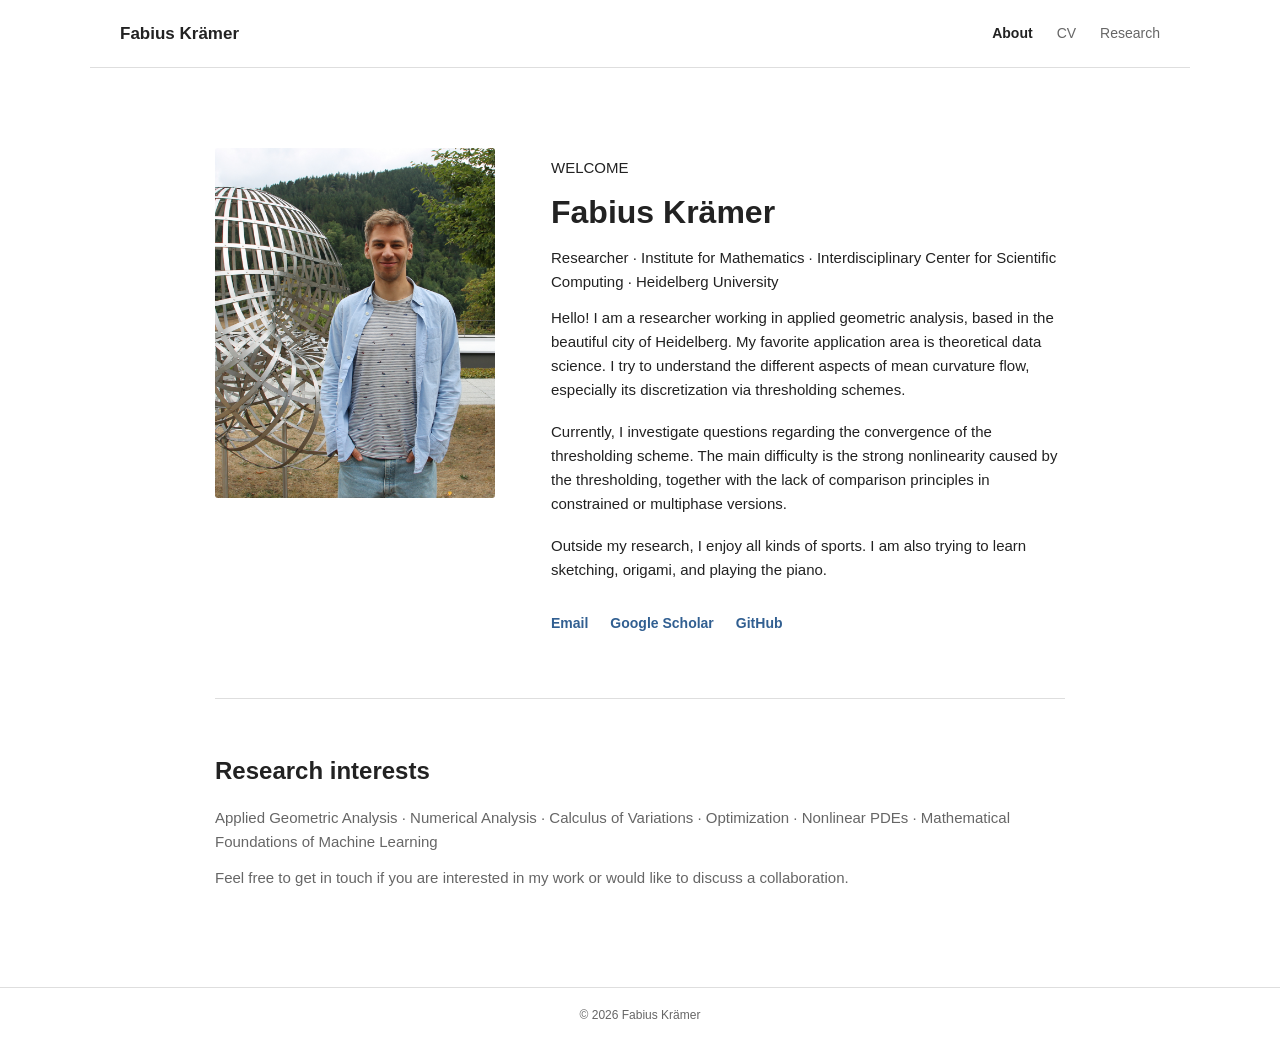
<file: index.html>
<!DOCTYPE html>
<html lang="en">
<head>
  <meta charset="UTF-8">
  <meta name="viewport" content="width=device-width, initial-scale=1.0">
  <meta name="description" content="Personal academic website and research portfolio.">
  <title>Fabius Krämer | Academic Website</title>
  <link rel="stylesheet" href="style.css">
</head>
<body>

  <header class="site-header">
    <a class="site-logo" href="index.html">Fabius Krämer</a>
    <nav aria-label="Main navigation">
      <a class="active" href="index.html">About</a>
      <a href="cv.html">CV</a>
      <a href="research.html">Research</a>
    </nav>
  </header>

  <main class="container">
    <section class="profile">
      <div class="profile-image">
        <img src="Images/profile.jpg"
             alt="Portrait of Fabius Krämer">
      </div>

      <div class="profile-content">
        <p class="eyebrow">WELCOME</p>
        <h1>Fabius Krämer</h1>

        <p class="affiliation">
          Researcher · Institute for Mathematics · Interdisciplinary Center for Scientific Computing ·
          Heidelberg University
        </p>

        <div class="intro">
          <p>
            Hello! I am a researcher working in applied geometric analysis, based in the beautiful city of Heidelberg.
            My favorite application area is theoretical data science.
            I try to understand the different aspects of mean curvature flow, especially its discretization via thresholding schemes.
          </p>

          <p>
            Currently, I investigate questions regarding the convergence of the thresholding scheme. The main difficulty is the strong nonlinearity caused by the thresholding, together with the lack of comparison principles in constrained or multiphase versions.
          </p>

          <p>
            Outside my research, I enjoy all kinds of sports. I am also trying to learn sketching, origami, and playing the piano.
          </p>
        </div>

        <div class="social-links">
          <a href="mailto:f.kraemer@math.uni-heidelberg.de">Email</a>
          <a href="https://scholar.google.com/citations?user=yM-aKJkAAAAJ&hl=de&oi=ao"
             target="_blank" rel="noreferrer">Google Scholar</a>
          <a href="https://github.com/fabiuskt"
             target="_blank" rel="noreferrer">GitHub</a>
        </div>
      </div>
    </section>

    <section class="about-extra">
      <h2>Research interests</h2>
      <p>
        Applied Geometric Analysis ·
        Numerical Analysis · Calculus of Variations · Optimization · Nonlinear PDEs · Mathematical Foundations of Machine Learning
      </p>
      <p>
        Feel free to get in touch if you are interested in
        my work or would like to discuss a collaboration.
      </p>
    </section>
  </main>

  <footer class="site-footer">
    <p>© 2026 Fabius Krämer</p>
  </footer>

</body>
</html>
</file>
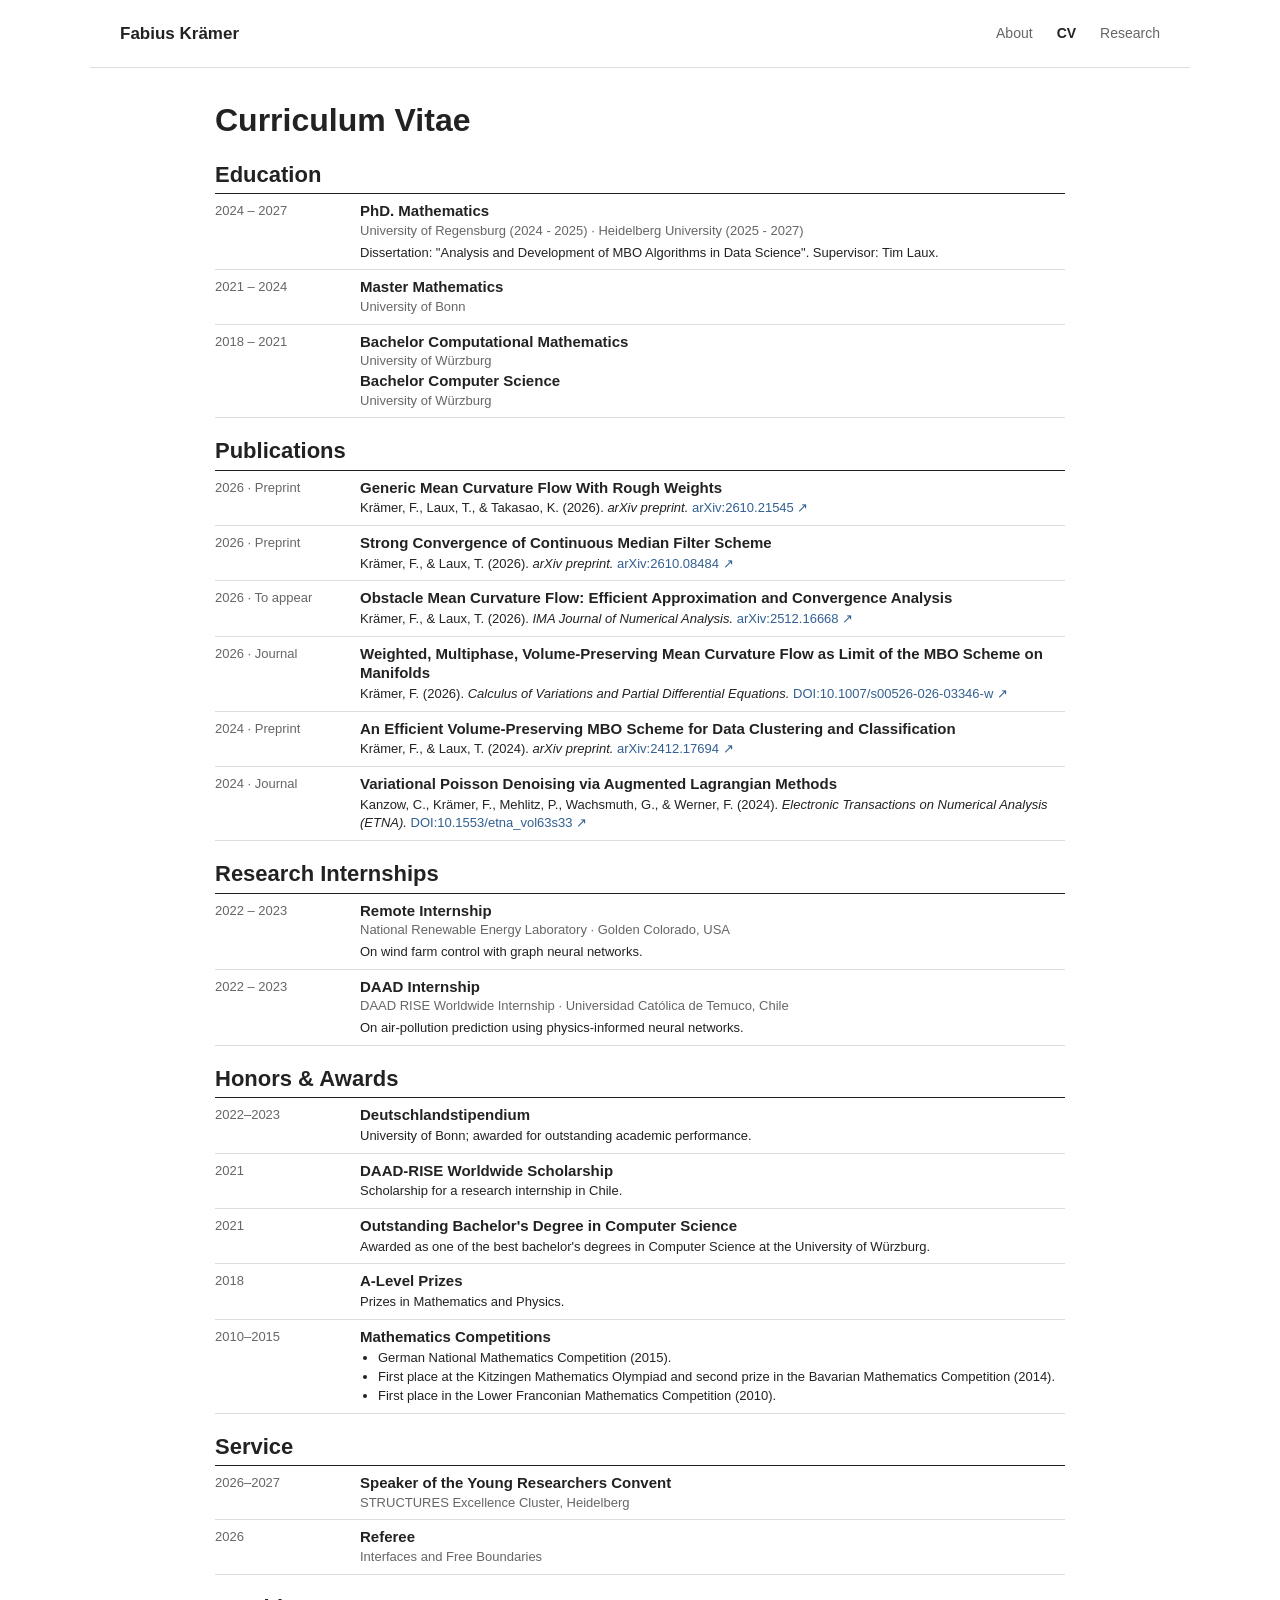
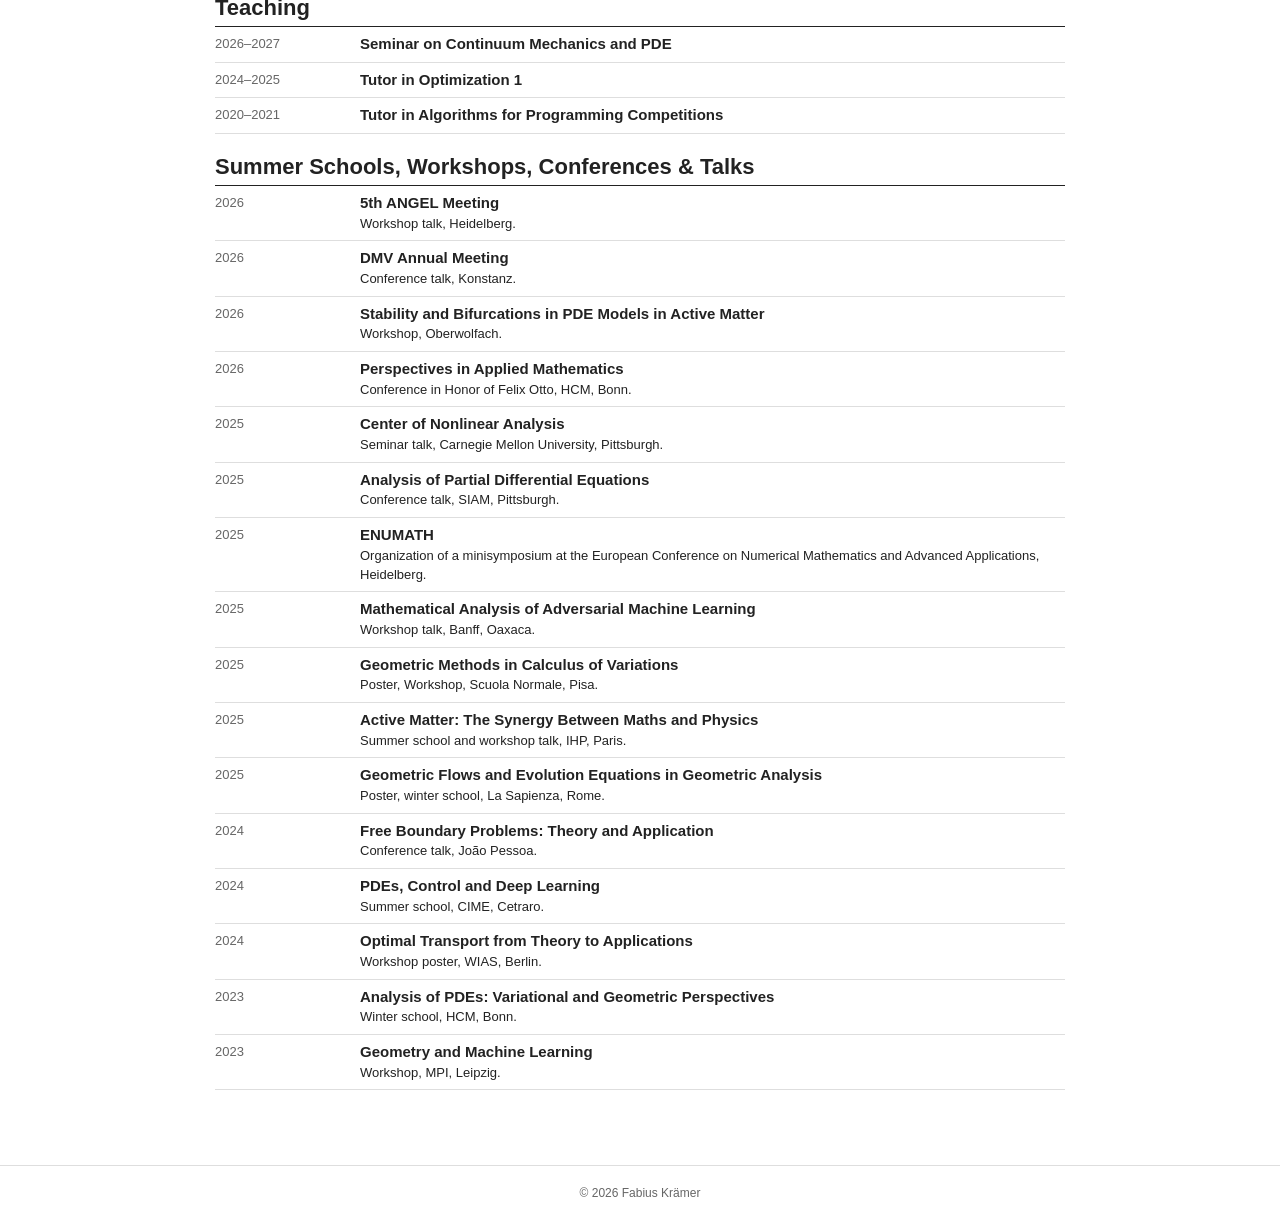
<file: cv.html>
<!DOCTYPE html>
<html lang="en">
<head>
  <meta charset="UTF-8">
  <meta name="viewport" content="width=device-width, initial-scale=1.0">
  <meta name="description" content="Academic CV of Fabius Krämer, mathematician at Heidelberg University.">
  <title>CV | Fabius Krämer</title>
  <link rel="stylesheet" href="style.css">
</head>
<body>

  <header class="site-header">
    <a class="site-logo" href="index.html">Fabius Krämer</a>
    <nav aria-label="Main navigation">
      <a href="index.html">About</a>
      <a class="active" href="cv.html">CV</a>
      <a href="research.html">Research</a>
    </nav>
  </header>

  <main class="container cv-page">


    <h1>Curriculum Vitae</h1>

    <!-- EDUCATION -->
    <section class="cv-section">
      <h2>Education</h2>

      <div class="cv-table">
        <div class="cv-row">
          <div class="cv-year">2024 – 2027</div>
          <div class="cv-detail">
            <h3>PhD. Mathematics</h3>
            <p class="cv-institution">
              University of Regensburg (2024 - 2025) · Heidelberg University (2025 - 2027)
            </p>
            <p>
              Dissertation: "Analysis and Development of MBO Algorithms in Data Science".
              Supervisor: Tim Laux.
            </p>
          </div>
        </div>

        <div class="cv-row">
          <div class="cv-year">2021 – 2024</div>
          <div class="cv-detail">
            <h3>Master Mathematics</h3>
            <p class="cv-institution">
              University of Bonn
            </p>
          </div>
        </div>

        <div class="cv-row">
          <div class="cv-year">2018 – 2021</div>
          <div class="cv-detail">
            <h3>Bachelor Computational Mathematics</h3>
            <p class="cv-institution">
              University of Würzburg
            </p>
          </div>
          <div class="cv-year"></div>
          <div class="cv-detail">
            <h3>Bachelor Computer Science</h3>
            <p class="cv-institution">
              University of Würzburg
            </p>
          </div>
        </div>
      </div>
    </section>

    
    <!-- PUBLICATIONS -->
    <section class="cv-section">
      <h2>Publications</h2>

      <div class="cv-table">

        <div class="cv-row">
          <div class="cv-year">2026 · Preprint</div>
          <div class="cv-detail">
            <h3>
              Generic Mean Curvature Flow With Rough Weights
            </h3>
            <p>
              Krämer, F., Laux, T., &amp; Takasao, K. (2026).
              <em>arXiv preprint.</em>
              <a href="https://arxiv.org/abs/2610.21545"
                 target="_blank" rel="noreferrer">arXiv:2610.21545 ↗</a>
            </p>
          </div>
        </div>

        <div class="cv-row">
          <div class="cv-year">2026 · Preprint</div>
          <div class="cv-detail">
            <h3>
              Strong Convergence of Continuous Median Filter Scheme
            </h3>
            <p>
              Krämer, F., &amp; Laux, T. (2026).
              <em>arXiv preprint.</em>
              <a href="https://arxiv.org/abs/2610.08484"
                 target="_blank" rel="noreferrer">arXiv:2610.08484 ↗</a>
            </p>
          </div>
        </div>

        <div class="cv-row">
          <div class="cv-year">2026 · To appear</div>
          <div class="cv-detail">
            <h3>
              Obstacle Mean Curvature Flow: Efficient Approximation
              and Convergence Analysis
            </h3>
            <p>
              Krämer, F., &amp; Laux, T. (2026).
              <em>IMA Journal of Numerical Analysis. </em><a href="https://arxiv.org/abs/2512.16668"
                 target="_blank" rel="noreferrer">arXiv:2512.16668 ↗</a>
            </p>
          </div>
        </div>

        <div class="cv-row">
          <div class="cv-year">2026 · Journal</div>
          <div class="cv-detail">
            <h3>
              Weighted, Multiphase, Volume-Preserving Mean Curvature
              Flow as Limit of the MBO Scheme on Manifolds
            </h3>
            <p>
              Krämer, F. (2026).
              <em>Calculus of Variations and Partial Differential Equations.</em>
              <a href="https://doi.org/10.1007/s00526-026-03346-w"
     target="_blank" rel="noreferrer">DOI:10.1007/s00526-026-03346-w ↗</a>
            </p>
          </div>
        </div>

        <div class="cv-row">
          <div class="cv-year">2024 · Preprint</div>
          <div class="cv-detail">
            <h3>
              An Efficient Volume-Preserving MBO Scheme for Data
              Clustering and Classification
            </h3>
            <p> 
              Krämer, F., &amp; Laux, T. (2024).
              <em>arXiv preprint.</em>
              <a href="https://arxiv.org/abs/2412.17694"
                 target="_blank" rel="noreferrer">arXiv:2412.17694 ↗</a>
            </p>
          </div>
        </div>

        <div class="cv-row">
          <div class="cv-year">2024 · Journal</div>
          <div class="cv-detail">
            <h3>Variational Poisson Denoising via Augmented Lagrangian Methods</h3>
            <p>
              Kanzow, C., Krämer, F., Mehlitz, P., Wachsmuth, G.,
              &amp; Werner, F. (2024).
              <em>Electronic Transactions on Numerical Analysis (ETNA).</em>
              <a href="https://doi.org/10.1553/etna_vol63s33"
     target="_blank" rel="noreferrer">DOI:10.1553/etna_vol63s33 ↗</a>
            </p>
          </div>
        </div>

      </div>
    </section>


    <!-- Professional experience -->
    <section class="cv-section">
      <h2>Research Internships</h2>

      <div class="cv-table">
        <div class="cv-row">
          <div class="cv-year">2022 – 2023</div>
          <div class="cv-detail">
            <h3>Remote Internship</h3>
            <p class="cv-institution">
              National Renewable Energy Laboratory · Golden Colorado, USA
            </p>
            <p>On wind farm control with graph neural networks.</p>
          </div>
        </div>

        <div class="cv-row">
          <div class="cv-year">2022 – 2023</div>
          <div class="cv-detail">
            <h3>DAAD Internship</h3>
            <p class="cv-institution">
              DAAD RISE Worldwide Internship · Universidad
Católica de Temuco, Chile
            </p>
            <p>
              On air-pollution prediction using physics-informed neural networks.
            </p>
          </div>
        </div>
      </div>
    </section>


    <!-- HONORS -->
    <section class="cv-section">
      <h2>Honors &amp; Awards</h2>
      <div class="cv-table">

        <div class="cv-row">
          <div class="cv-year">2022–2023</div>
          <div class="cv-detail">
            <h3>Deutschlandstipendium</h3>
            <p>
              University of Bonn; awarded for outstanding academic performance.
            </p>
          </div>
        </div>

        <div class="cv-row">
          <div class="cv-year">2021</div>
          <div class="cv-detail">
            <h3>DAAD-RISE Worldwide Scholarship</h3>
            <p>Scholarship for a research internship in Chile.</p>
          </div>
        </div>

        <div class="cv-row">
          <div class="cv-year">2021</div>
          <div class="cv-detail">
            <h3>Outstanding Bachelor's Degree in Computer Science</h3>
            <p>
              Awarded as one of the best bachelor's degrees in Computer
              Science at the University of Würzburg.
            </p>
          </div>
        </div>

        <div class="cv-row">
          <div class="cv-year">2018</div>
          <div class="cv-detail">
            <h3>A-Level Prizes</h3>
            <p>Prizes in Mathematics and Physics.</p>
          </div>
        </div>

        <div class="cv-row">
          <div class="cv-year">2010–2015</div>
          <div class="cv-detail">
            <h3>Mathematics Competitions</h3>
            <ul>
              <li>German National Mathematics Competition (2015).</li>
              <li>
                First place at the Kitzingen Mathematics Olympiad and
                second prize in the Bavarian Mathematics Competition (2014).
              </li>
              <li>
                First place in the Lower Franconian Mathematics Competition (2010).
              </li>
            </ul>
          </div>
        </div>

      </div>
    </section>

 
        <!-- SERVICE -->
    <section class="cv-section">
      <h2>Service</h2>
      <div class="cv-table">

        <div class="cv-row">
          <div class="cv-year">2026–2027</div>
          <div class="cv-detail">
            <h3>Speaker of the Young Researchers Convent</h3>
            <p class="cv-institution">
              STRUCTURES Excellence Cluster, Heidelberg
            </p>
          </div>
        </div>

        <div class="cv-row">
          <div class="cv-year">2026</div>
          <div class="cv-detail">
            <h3>Referee</h3>
            <p class="cv-institution">Interfaces and Free Boundaries</p>
          </div>
        </div>

      </div>
    </section>

    <!-- TEACHING -->
    <section class="cv-section">
      <h2>Teaching</h2>
      <div class="cv-table">

        <div class="cv-row">
          <div class="cv-year">2026–2027</div>
          <div class="cv-detail">
            <h3>Seminar on Continuum Mechanics and PDE</h3>
          </div>
        </div>

        <div class="cv-row">
          <div class="cv-year">2024–2025</div>
          <div class="cv-detail">
            <h3>Tutor in Optimization 1</h3>
          </div>
        </div>

        <div class="cv-row">
          <div class="cv-year">2020–2021</div>
          <div class="cv-detail">
            <h3>Tutor in Algorithms for Programming Competitions</h3>
          </div>
        </div>

      </div>
    </section>

    <!-- CONFERENCES, WORKSHOPS & TALKS -->
    <section class="cv-section">
      <h2>Summer Schools, Workshops, Conferences &amp; Talks</h2>
      <div class="cv-table">
        
        <div class="cv-row">
          <div class="cv-year">2026</div>
          <div class="cv-detail">
            <h3>5th ANGEL Meeting</h3>
            <p>Workshop talk, Heidelberg.</p>
          </div>
        </div>



        <div class="cv-row">
          <div class="cv-year">2026</div>
          <div class="cv-detail">
            <h3>DMV Annual Meeting</h3>
            <p>Conference talk, Konstanz.</p>
          </div>
        </div>

        <div class="cv-row">
          <div class="cv-year">2026</div>
          <div class="cv-detail">
            <h3>Stability and Bifurcations in PDE Models in Active Matter</h3>
            <p>Workshop, Oberwolfach.</p>
          </div>
        </div>

        <div class="cv-row">
          <div class="cv-year">2026</div>
          <div class="cv-detail">
            <h3>Perspectives in Applied Mathematics</h3>
            <p>Conference in Honor of Felix Otto, HCM, Bonn.</p>
          </div>
        </div>

        <div class="cv-row">
          <div class="cv-year">2025</div>
          <div class="cv-detail">
            <h3>Center of Nonlinear Analysis</h3>
            <p>Seminar talk, Carnegie Mellon University, Pittsburgh.</p>
          </div>
        </div>

        <div class="cv-row">
          <div class="cv-year">2025</div>
          <div class="cv-detail">
            <h3>Analysis of Partial Differential Equations</h3>
            <p>Conference talk, SIAM, Pittsburgh.</p>
          </div>
        </div>

        <div class="cv-row">
          <div class="cv-year">2025</div>
          <div class="cv-detail">
            <h3>ENUMATH</h3>
            <p>
              Organization of a minisymposium at the European Conference
              on Numerical Mathematics and Advanced Applications, Heidelberg.
            </p>
          </div>
        </div>

        <div class="cv-row">
          <div class="cv-year">2025</div>
          <div class="cv-detail">
            <h3>Mathematical Analysis of Adversarial Machine Learning</h3>
            <p>Workshop talk, Banff, Oaxaca.</p>
          </div>
        </div>

        <div class="cv-row">
          <div class="cv-year">2025</div>
          <div class="cv-detail">
            <h3>Geometric Methods in Calculus of Variations</h3>
            <p>Poster, Workshop, Scuola Normale, Pisa.</p>
          </div>
        </div>

        <div class="cv-row">
          <div class="cv-year">2025</div>
          <div class="cv-detail">
            <h3>Active Matter: The Synergy Between Maths and Physics</h3>
            <p>Summer school and workshop talk, IHP, Paris.</p>
          </div>
        </div>

        <div class="cv-row">
          <div class="cv-year">2025</div>
          <div class="cv-detail">
            <h3>Geometric Flows and Evolution Equations in Geometric Analysis</h3>
            <p>Poster, winter school, La Sapienza, Rome.</p>
          </div>
        </div>

        <div class="cv-row">
          <div class="cv-year">2024</div>
          <div class="cv-detail">
            <h3>Free Boundary Problems: Theory and Application</h3>
            <p>Conference talk, João Pessoa.</p>
          </div>
        </div>

        <div class="cv-row">
          <div class="cv-year">2024</div>
          <div class="cv-detail">
            <h3>PDEs, Control and Deep Learning</h3>
            <p>Summer school, CIME, Cetraro.</p>
          </div>
        </div>

        <div class="cv-row">
          <div class="cv-year">2024</div>
          <div class="cv-detail">
            <h3>Optimal Transport from Theory to Applications</h3>
            <p>Workshop poster, WIAS, Berlin.</p>
          </div>
        </div>

        <div class="cv-row">
          <div class="cv-year">2023</div>
          <div class="cv-detail">
            <h3>Analysis of PDEs: Variational and Geometric Perspectives</h3>
            <p>Winter school, HCM, Bonn.</p>
          </div>
        </div>

        <div class="cv-row">
          <div class="cv-year">2023</div>
          <div class="cv-detail">
            <h3>Geometry and Machine Learning</h3>
            <p>Workshop, MPI, Leipzig.</p>
          </div>
        </div>

      </div>
    </section>

  </main>

  <footer class="site-footer">
    <p>© 2026 Fabius Krämer</p>
  </footer>

</body>
</html>
</file>
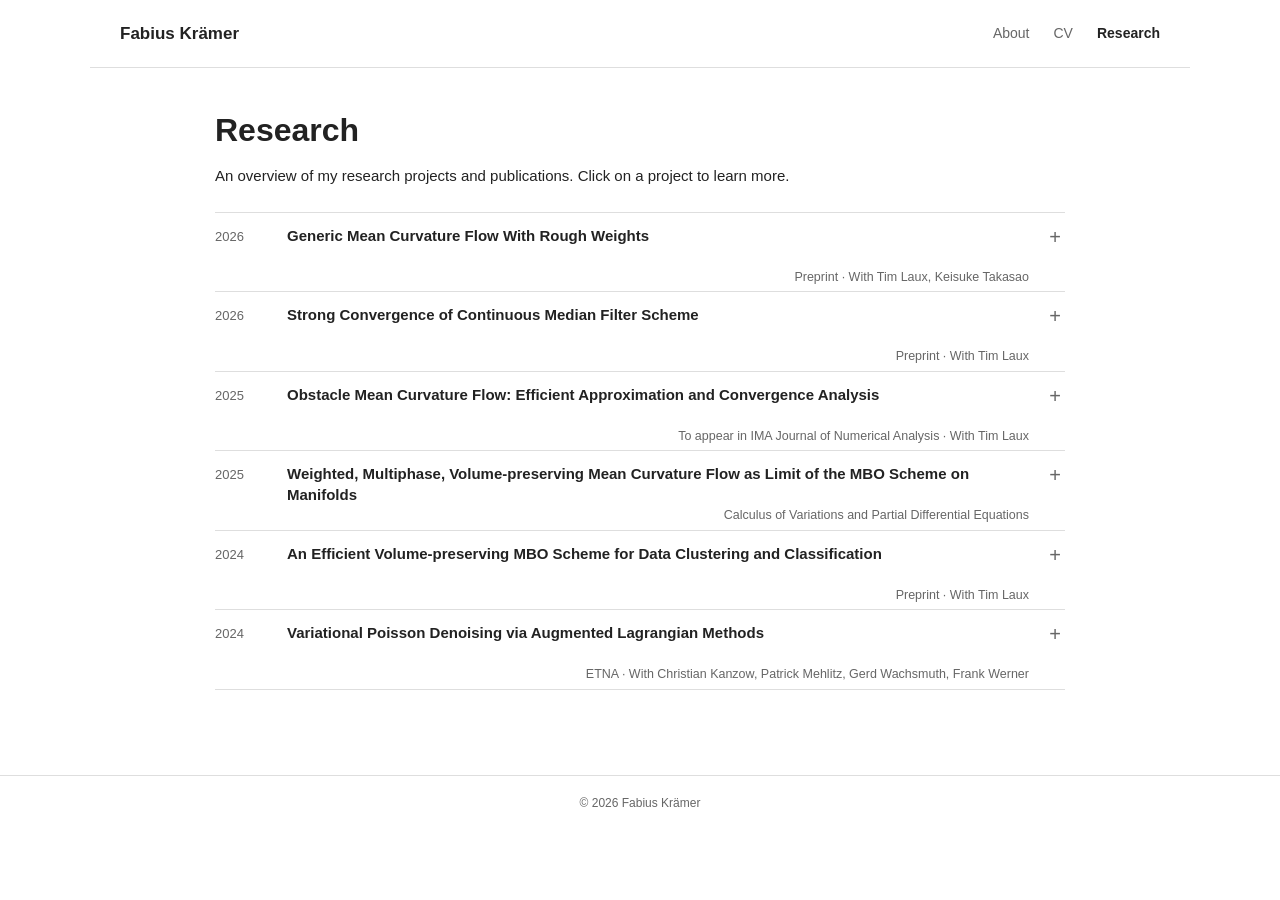
<file: research.html>
<!DOCTYPE html>
<html lang="en">
<head>
  <meta charset="UTF-8">
  <meta name="viewport" content="width=device-width, initial-scale=1.0">
  <title>Research | Fabius Krämer</title>
  <link rel="stylesheet" href="style.css">
</head>
<body>

  <header class="site-header">
    <a class="site-logo" href="index.html">Fabius Krämer</a>
    <nav aria-label="Main navigation">
      <a href="index.html">About</a>
      <a href="cv.html">CV</a>
      <a class="active" href="research.html">Research</a>
    </nav>
  </header>

  <main class="container research-page">
    <h1>Research</h1>
    <p class="page-intro">
      An overview of my research projects and publications.
      Click on a project to learn more.
    </p>

    <div class="research-list">

      <details class="research-item">
        <summary>
          <span class="paper-year">2026</span>
          <span class="paper-title">Generic Mean Curvature Flow With Rough Weights</span>
          <span class="paper-meta">Preprint · With Tim Laux, Keisuke Takasao</span>
          <span class="expand-icon" aria-hidden="true"></span>
        </summary>

        <div class="research-content">
          <p><strong>Abstract:</strong> We prove the generic existence of mean curvature flows in spaces with rough weights. Our weak solutions are both unit-density Brakke flows and distributional solutions. Such a generic statement is optimal in the sense that we consider weights that are too rough to have well-defined traces on every hypersurface.</p>

          <p><strong>Motivation:</strong> In data science, one is often interested in finding groups of similar data points. Assuming that the data points are distributed according to a density, one searches for cuts through the data that pass through regions of low density. Weighted mean curvature flow, where the weight is the density of the data, can be used to find such cuts while additionally preventing them from oscillating. In this paper, we determine which regularity of the weight is needed for the weighted mean curvature to remain well-defined. In some sense, this answers which assumptions on the data are needed to find good clusterings with weighted mean curvature flow.</p>

          <p><strong>Methods:</strong> We show existence in the level-set formulation of weighted mean curvature flow. To this end, we show that an adaptation of the Evans–Spruck [1995] approximation converges. We use a maximum principle argument to establish a uniform gradient bound, and we identify that this gradient bound holds if and only if the density is log-concave. With the gradient bound at hand, we use a compensated compactness argument to pass to the limit. Finally, we use a co-area argument to show that almost every level set is a weak solution to weighted mean curvature flow.</p>

          <div class="project-links">
            <a href="https://arxiv.org/pdf/2610.21545" target="_blank" rel="noreferrer">Read paper ↗</a>
          </div>
        </div>
      </details>

      <details class="research-item">
        <summary>
          <span class="paper-year">2026</span>
          <span class="paper-title">Strong Convergence of Continuous Median Filter Scheme</span>
          <span class="paper-meta">Preprint · With Tim Laux</span>
          <span class="expand-icon" aria-hidden="true"></span>
        </summary>

        <div class="research-content">
          <p><strong>Abstract:</strong> We introduce a continuous-time counterpart of the median filter that gradually denoises a given image. In the limit of vanishing stencil size, our results show that the evolution converges to level-set mean curvature flow. Surprisingly, and for the first time for any median-type filter scheme, we can prove the convergence of energies in this limit. Such strong convergence results are of major interest, as they often have to be assumed in the literature to prove convergence of related schemes. Moreover, this result carries crucial geometric information, namely the unit multiplicity of interfaces. The proof relies on a compensated compactness argument inspired by the work of Evans and Spruck.</p>

          <p><strong>Motivation:</strong> In the literature on the convergence of approximations to multiphase mean curvature flow, an energy convergence assumption is often needed. Whether this assumption is true or necessary is still an open question. For the MBO scheme, it is only known to hold in the mean-convex case [Fuchs–Laux 2024] or until singularities appear [Swartz–Yip 2017]. We are interested in whether the energies converge for generic initial conditions. By slightly adapting the scheme, we can give a positive answer.</p>

          <p><strong>Methods:</strong> We decouple the time and length scales in the median filter scheme and investigate the case where the time scale is much smaller than the length scale. We show that the associated approximate mean curvature satisfies an L<sup>1</sup> bound. This allows for a compensated compactness argument to pass to the limit in the energy. To rigorously prove the L<sup>1</sup> bound, we need to approximate the median scheme by a regularized version.</p>

          <div class="project-links">
            <a href="https://arxiv.org/pdf/2610.08484" target="_blank" rel="noreferrer">Read paper ↗</a>
          </div>
          <img src="Images/denoise.png" alt="Denoising with the median filter">
        </div>
      </details>

      <details class="research-item">
        <summary>
          <span class="paper-year">2025</span>
          <span class="paper-title">Obstacle Mean Curvature Flow: Efficient Approximation and Convergence Analysis</span>
          <span class="paper-meta">To appear in IMA Journal of Numerical Analysis · With Tim Laux</span>
          <span class="expand-icon" aria-hidden="true"></span>
        </summary>

        <div class="research-content">
          <p><strong>Abstract:</strong> We introduce a simple and efficient numerical method to compute mean curvature flow with obstacles. The method augments the Merriman–Bence–Osher scheme with a pointwise update that enforces the constraint and therefore retains the computational complexity of the original scheme. Remarkably, this naive scheme inherits both crucial structural properties of obstacle mean curvature flow: a geometric comparison principle and a minimizing movements interpretation. The latter immediately implies the unconditional stability of the scheme. Based on the comparison principle, we prove the convergence of the scheme to the viscosity solution of obstacle mean curvature flow. Moreover, using the minimizing movements interpretation, we show convergence of a spatially discrete model. Finally, we present numerical experiments for a physical model that inspired this work.</p>

          <p><strong>Motivation:</strong> Invasion processes occur frequently in nature. A simple model for them is mean curvature flow with obstacles, which can describe, for example, a detaching membrane or the spread of a wildfire. We introduced this scheme to have a very simple and easy-to-implement method for approximating such phenomena.</p>

          <p><strong>Methods:</strong> We use the classical principle for proving convergence to viscosity solutions: monotonicity + consistency + stability = convergence. Monotonicity is natural for our scheme. Consistency and stability are similar to Barles–Georgelin [1995] and only have to be checked pointwise. As our scheme is exact on the obstacles, consistency there is essentially immediate.</p>

          <div class="project-links">
            <a href="https://arxiv.org/pdf/2512.16668" target="_blank" rel="noreferrer">Read paper ↗</a>
            <a href="https://github.com/fabiuskt/obstacleMBO" target="_blank" rel="noreferrer">Code ↗</a>
          </div>
          <img src="Images/invasion.png" alt="Visualization of an invasion process">
        </div>
      </details>

      <details class="research-item">
        <summary>
          <span class="paper-year">2025</span>
          <span class="paper-title">Weighted, Multiphase, Volume-preserving Mean Curvature Flow as Limit of the MBO Scheme on Manifolds</span>
          <span class="paper-meta">Calculus of Variations and Partial Differential Equations</span>
          <span class="expand-icon" aria-hidden="true"></span>
        </summary>

        <div class="research-content">
          <p><strong>Abstract:</strong> The famous thresholding scheme by Merriman, Bence, and Osher (Motion of multiple junctions: A level set approach. Journal of Computational Physics 112.2 (1994): 334-363.) has proven to be a very efficient time discretization of mean curvature flow. The present paper studies a multiphase, volume-constrained version on a weighted manifold that naturally arises in the context of data science. The main result of this work proves convergence to multiphase, weighted, volume-preserving mean curvature flow on a smooth, closed manifold. The proof is only conditional in the sense that convergence of the approximating energy to the weighted perimeter is assumed. These types of assumptions are natural and common in the literature. The proof shows convergence in the energy dissipation inequality, induced by the underlying gradient flow structure, similar to the work of Laux and Otto (The thresholding scheme for mean curvature flow and De Giorgi’s ideas for minimizing movements. The Role of Metrics in the Theory of Partial Differential Equations 85 (2020): 63-94.). This leads to a new De Giorgi solution concept that describes the limiting flow weakly. Estimates regarding the derivatives of the heat kernel are developed in order to pass to the limit in the variations of the energy and metric.</p>

          <p><strong>Motivation:</strong> In a previous work, we introduced a volume-preserving MBO scheme to find clusters in data sets. This work shows that the algorithm approximates volume-preserving mean curvature flow, which is important because it shows that the scheme can find approximations of minimal surfaces. In the continuous setting, the limiting minimal surfaces are the cluster boundaries: they cut the data where it has the lowest density while avoiding oscillations thanks to the controlled curvature. The setting of this work is that data points are sampled from a smooth density on a smooth, weighted manifold. This assumption reflects that, although the data may live in a high-dimensional space (think of images, where every pixel is a dimension), similar data points have only a few degrees of freedom and are thus low-dimensional.</p>

          <p><strong>Methods:</strong> We use De Giorgi's ideas on the minimizing movement scheme: the variational interpolation yields the right energy dissipation inequality, in which we pass to the limit. This is done by computing the first and second variations of the energy and metric, respectively. One then needs good control of the derivatives of the heat kernel, as they appear in the variations.</p>

          <div class="project-links">
            <a href="https://link.springer.com/article/10.1007/s00526-026-03346-w" target="_blank" rel="noreferrer">Read paper ↗</a>
          </div>
          <img src="Images/manifold.png" alt="Multiphase flow on a manifold">
        </div>
      </details>

      <details class="research-item">
        <summary>
          <span class="paper-year">2024</span>
          <span class="paper-title">An Efficient Volume-preserving MBO Scheme for Data Clustering and Classification</span>
          <span class="paper-meta">Preprint · With Tim Laux</span>
          <span class="expand-icon" aria-hidden="true"></span>
        </summary>

        <div class="research-content">
          <p><strong>Abstract:</strong> We propose and study a novel efficient algorithm for clustering and classification tasks based on the famous MBO scheme. On the one hand, inspired by Jacobs et al. [J. Comp. Phys. 2018], we introduce constraints on the size of clusters, leading to a linear integer problem. We prove that the solution to this problem is induced by a novel order statistic. This viewpoint allows us to develop exact and highly efficient algorithms to solve such constrained integer problems. On the other hand, we prove an estimate of the computational complexity of our scheme, which is better than any provable bound available for the state of the art. This rigorous analysis is based on a variational viewpoint that connects this scheme to volume-preserving mean curvature flow in the big data and small time-step limit.</p>

          <p><strong>Motivation:</strong> Given a graph, the clustering task is to find groups of nodes such that the number of edges within a group is maximal and the number of edges between groups is minimal. This is equivalent to minimizing the graph-cut energy, which counts the edges between the groups. However, this problem is NP-hard, so it cannot be solved efficiently in general. The MBO scheme locally minimizes a relaxation of the graph-cut energy, which makes it a simple but efficient clustering method. In addition, one often knows roughly how many data points should be in each cluster; this extra information can be used to improve the clustering accuracy of the MBO scheme. This was previously suggested by Jacobs et al. [2018], but they used a black-box algorithm to solve the underlying optimization problem. We want to better understand this optimization problem and its geometric implications.</p>

          <p><strong>Methods:</strong> We characterize the Lagrange multiplier associated with the volume constraint as the minimizer of an asymmetric L<sup>1</sup>-type norm. A minimizer of an L<sup>1</sup> norm is a median, as can be seen from the Euler–Lagrange equation. We use this geometric insight to construct an algorithm that is guaranteed to decrease the violation of the volume constraint by a fixed amount. The algorithm is, in a sense, a kind of gradient descent on the volume discrepancy. The variational viewpoint also allows us to use Gamma-convergence to pass to the limit in the Lagrange multiplier and determine the big data limit. Furthermore, we obtain an L<sup>2</sup> estimate in time on the Lagrange multiplier by carefully testing and estimating the first variation of the energy and metric arising from the underlying gradient flow structure.</p>

          <div class="project-links">
            <a href="https://arxiv.org/pdf/2412.17694" target="_blank" rel="noreferrer">Read paper ↗</a>
            <a href="https://github.com/fabiuskt/VolumeMBO_OS" target="_blank" rel="noreferrer">Code ↗</a>
          </div>
          <img src="Images/volume.png" alt="Volume-preserving MBO scheme">
        </div>
      </details>

      <details class="research-item">
        <summary>
          <span class="paper-year">2024</span>
          <span class="paper-title">Variational Poisson Denoising via Augmented Lagrangian Methods</span>
          <span class="paper-meta">ETNA · With Christian Kanzow, Patrick Mehlitz, Gerd Wachsmuth, Frank Werner</span>
          <span class="expand-icon" aria-hidden="true"></span>
        </summary>

        <div class="research-content">
          <p><strong>Abstract:</strong> In this paper, we denoise a given noisy image by minimizing a smoothness-promoting function over a set of local similarity measures, which compare the mean of the given image and some candidate image on a large collection of subboxes. The associated convex optimization problem possesses a huge number of constraints, which are induced by extended real-valued functions stemming from the Kullback–Leibler divergence. Alternatively, these nonlinear constraints can be reformulated as affine ones, which makes the model seemingly more tractable. For the numerical treatment of both formulations of the model (i.e., the original one as well as the one with affine constraints), we propose a rather general augmented Lagrangian method which is capable of handling the huge number of constraints. A self-contained, derivative-free, global convergence theory is provided, allowing an extension to other problem classes. For the solution of the resulting subproblems in the setting of our suggested image denoising models, we make use of a suitable stochastic gradient method. Results of several numerical experiments are presented in order to compare both formulations and the associated augmented Lagrangian methods.</p>

          <p><strong>Motivation:</strong> Denoising an image is an ill-posed task: there are many plausible reconstructions, but there is no way to determine the original data. We use statistical hypothesis tests on a huge number of test boxes to determine whether the noisy image is likely to originate from a given candidate reconstruction. This is our data-fidelity term; adding a regularizer yields an optimization problem with many constraints. The advantage is that one can give statistical guarantees on the regularity of the reconstruction relative to the original data.</p>

          <p><strong>Methods:</strong> To solve the optimization problem, we use an augmented Lagrangian method. Due to the redundancy among the many test boxes, we use stochastic gradient descent to solve the subproblems.</p>

          <div class="project-links">
            <a href="https://arxiv.org/pdf/2304.06434" target="_blank" rel="noreferrer">Read paper ↗</a>
          </div>
          <img src="Images/alm.png" alt="Denoising via an augmented Lagrangian method">
        </div>
      </details>
    </div>
  </main>

  <footer class="site-footer">
    <p>© 2026 Fabius Krämer</p>
  </footer>

</body>
</html>
</file>
<file: style.css>
/* ========================================
   1. Global styles
   ======================================== */

:root {
  --background: #ffffff;
  --text: #222222;
  --muted: #666666;
  --border: #dedede;
  --link: #315f91;
  --content-width: 850px;
}

* {
  box-sizing: border-box;
}

html {
  scroll-behavior: smooth;
}

body {
  margin: 0;
  background: var(--background);
  color: var(--text);
  font-family: Arial, Helvetica, sans-serif;
  font-size: 15px;
  line-height: 1.6;
}

a {
  color: var(--link);
  text-decoration: none;
}

a:hover {
  text-decoration: underline;
}

img {
  display: block;
  max-width: 100%;
  height: auto;
}

h1,
h2,
h3,
h4 {
  color: var(--text);
  line-height: 1.3;
}

h1 {
  margin: 0 0 12px;
  font-size: 32px;
  font-weight: 600;
}

h2 {
  font-size: 22px;
  font-weight: 600;
}

h3 {
  font-size: 16px;
  font-weight: 600;
}

p {
  margin: 0 0 12px;
}

ul,
ol {
  padding-left: 22px;
}

li {
  margin-bottom: 4px;
}


/* ========================================
   2. Header and navigation
   ======================================== */

.site-header {
  display: flex;
  align-items: center;
  justify-content: space-between;
  gap: 24px;
  max-width: 1100px;
  margin: 0 auto;
  padding: 20px 30px;
  border-bottom: 1px solid var(--border);
}

.site-logo {
  color: var(--text);
  font-size: 17px;
  font-weight: 600;
  white-space: nowrap;
}

.site-logo:hover {
  text-decoration: none;
}

.site-header nav {
  display: flex;
  align-items: center;
  gap: 24px;
}

.site-header nav a {
  color: var(--muted);
  font-size: 14px;
}

.site-header nav a:hover,
.site-header nav a.active {
  color: var(--text);
}

.site-header nav a.active {
  font-weight: 600;
}


/* ========================================
   3. Main content and footer
   ======================================== */

.container {
  width: min(var(--content-width), calc(100% - 48px));
  margin: 0 auto;
}

main.container {
  min-height: 70vh;
}

.site-footer {
  margin-top: 35px;
  padding: 18px 24px;
  border-top: 1px solid var(--border);
  text-align: center;
  color: var(--muted);
  font-size: 12px;
}

.site-footer p {
  margin: 0;
}

/* ========================================
   4. Homepage profile
======================================== */

.profile {
  display: grid;
  grid-template-columns: 280px minmax(0, 1fr);
  gap: 56px;
  align-items: start;
  padding: 80px 0 64px;
}

.profile-image img {
  width: 100%;
  aspect-ratio: 4 / 5;
  object-fit: cover;
  border-radius: 3px;
}

.profile-content {
  padding-top: 8px;
}

.intro p {
  margin-bottom: 18px;
}

.social-links {
  display: flex;
  flex-wrap: wrap;
  gap: 12px 22px;
  margin-top: 30px;
  font-size: 14px;
  font-weight: bold;
}

.about-extra {
  border-top: 1px solid var(--border);
  padding: 36px 0 50px;
}

.about-extra h2 {
  font-size: 24px;
}

.about-extra p {
  color: var(--muted);
}


/* ========================================
   5. CV page
   ======================================== */

.cv-page {
  max-width: 850px;
  padding-top: 32px;
  padding-bottom: 40px;
}

.cv-page h1 {
  margin-bottom: 6px;
}

/* Space between CV sections */
.cv-page .cv-section {
  margin-top: 20px;
}

/* Section headings and their horizontal rules */
.cv-page .cv-section h2 {
  margin: 0;
  padding: 0 0 5px;
  border-bottom: 1px solid var(--text);
  font-size: 22px;
  line-height: 1.2;
}

/* Keep the entries in a two-column layout:
   year on the left, description on the right. */
.cv-page .cv-table {
  width: 100%;
}

.cv-page .cv-row {
  display: grid;
  grid-template-columns: 125px minmax(0, 1fr);
  column-gap: 20px;
  align-items: start;
  padding: 7px 0;
  border-bottom: 1px solid var(--border);
}

/* Left-hand year/date column */
.cv-page .cv-year {
  min-width: 0;
  padding-top: 1px;
  color: var(--muted);
  font-size: 13px;
  line-height: 1.45;
  white-space: nowrap;
}

/* Right-hand description column */
.cv-page .cv-detail {
  min-width: 0;
}

.cv-page .cv-detail h3 {
  margin: 0 0 1px;
  font-size: 15px;
  font-weight: 600;
  line-height: 1.3;
}

.cv-page .cv-detail p {
  margin: 2px 0 0;
  font-size: 13px;
  line-height: 1.45;
}

.cv-page .cv-detail .cv-institution {
  margin-top: 0;
  margin-bottom: 0;
  color: var(--muted);
}

.cv-page .cv-detail p + p {
  margin-top: 3px;
}

.cv-page .cv-detail ul {
  margin-top: 3px;
  margin-bottom: 0;
  padding-left: 18px;
  font-size: 13px;
  line-height: 1.45;
}

.cv-page .cv-detail li {
  margin-bottom: 0;
}

.cv-page .cv-detail a {
  overflow-wrap: anywhere;
}

/* Optional CV download link/button */
.cv-page .cv-download {
  display: inline-block;
  margin-top: 4px;
  margin-bottom: 18px;
}

/* Optional research-interest grid */
.cv-page .interests-grid {
  display: grid;
  grid-template-columns: repeat(2, minmax(0, 1fr));
  gap: 0 20px;
}

.cv-page .interests-grid div {
  padding: 6px 0;
  border-bottom: 1px solid var(--border);
}


/* ========================================
   6. Research page
   ======================================== */

.research-page {
  padding-top: 42px;
  padding-bottom: 50px;
}

.research-page > h1 {
  margin-bottom: 12px;
}

.page-intro {
  margin-bottom: 24px;
}

.research-list {
  border-top: 1px solid var(--border);
}

.research-item {
  border-bottom: 1px solid var(--border);
}

/* Collapsed header: year | title (+ meta below, right-aligned) | icon.
   A fixed minimum height gives every item the same spacing, and the
   meta line is pinned to the bottom-right corner. Because the meta
   line has its own grid row, it can never overlap the title. */
.research-item summary {
  display: grid;
  grid-template-columns: 56px minmax(0, 1fr) 20px;
  grid-template-rows: auto auto;
  column-gap: 16px;
  row-gap: 2px;
  align-items: start;
  padding: 12px 0 5px;
  cursor: pointer;
  list-style: none;
}

.research-item summary::-webkit-details-marker {
  display: none;
}

.research-item summary:hover .paper-title {
  color: var(--link);
}

.paper-year {
  grid-column: 1;
  grid-row: 1;
  padding-top: 2px;
  color: var(--muted);
  font-size: 13px;
}

/* Always reserve exactly two lines, so one-line and two-line
   titles give items of identical height. */
.paper-title {
  grid-column: 2;
  grid-row: 1;
  min-height: 2.8em;
  font-size: 15px;
  font-weight: 600;
  line-height: 1.4;
}

.paper-meta {
  grid-column: 2;
  grid-row: 2;
  align-self: end;
  justify-self: end;
  text-align: right;
  color: var(--muted);
  font-size: 12.5px;
  font-weight: 400;
  line-height: 1.4;
}

.expand-icon {
  grid-column: 3;
  grid-row: 1;
  color: var(--muted);
  font-size: 20px;
  line-height: 1.2;
  text-align: center;
}

.expand-icon::before {
  content: "+";
}

.research-item[open] .expand-icon::before {
  content: "\2212";
}

/* Expanded content, aligned with the title column */
.research-content {
  padding: 0 28px 24px 72px;
}

.research-content p {
  margin: 0 0 10px;
  font-size: 14px;
}

.project-links {
  display: flex;
  flex-wrap: wrap;
  gap: 8px 22px;
  margin: 14px 0;
  font-size: 14px;
  font-weight: bold;
}

.research-content img {
  max-width: 100%;
  margin-top: 12px;
  border-radius: 3px;
}


/* ========================================
   7. Responsive layout
   ======================================== */

@media (max-width: 650px) {
  .site-header {
    padding: 16px 20px;
    gap: 14px;
  }

  .site-header nav {
    gap: 15px;
  }

  .container {
    width: calc(100% - 36px);
  }

  .about-layout {
    grid-template-columns: 150px minmax(0, 1fr);
    gap: 22px;
    padding-top: 30px;
  }

  h1 {
    font-size: 28px;
  }

  .cv-page {
    padding-top: 28px;
    padding-bottom: 32px;
  }

  .cv-page .cv-section {
    margin-top: 17px;
  }

  .cv-page .cv-row {
    grid-template-columns: 105px minmax(0, 1fr);
    column-gap: 14px;
    padding-top: 6px;
    padding-bottom: 6px;
  }

  .cv-page .cv-year {
    white-space: normal;
  }

  .cv-page .interests-grid {
    grid-template-columns: 1fr;
  }

  .research-page {
    padding-top: 30px;
  }

  .research-item summary {
    grid-template-columns: 44px minmax(0, 1fr) 20px;
    column-gap: 12px;
  }

  .research-content {
    padding: 0 0 22px 0;
  }
}

@media (max-width: 450px) {
  .site-header {
    align-items: flex-start;
    flex-direction: column;
    gap: 8px;
  }

  .site-header nav {
    gap: 20px;
  }

  .about-layout {
    grid-template-columns: 1fr;
    gap: 20px;
  }

  .about-image,
  .profile-image {
    max-width: 200px;
  }

  /* Preserve the CV's two columns on small screens,
     while making the date column narrower. */
  .cv-page .cv-row {
    grid-template-columns: 82px minmax(0, 1fr);
    column-gap: 12px;
  }

  .cv-page .cv-year {
    font-size: 12px;
  }

  .cv-page .cv-detail h3 {
    font-size: 14px;
  }
}
</file>
